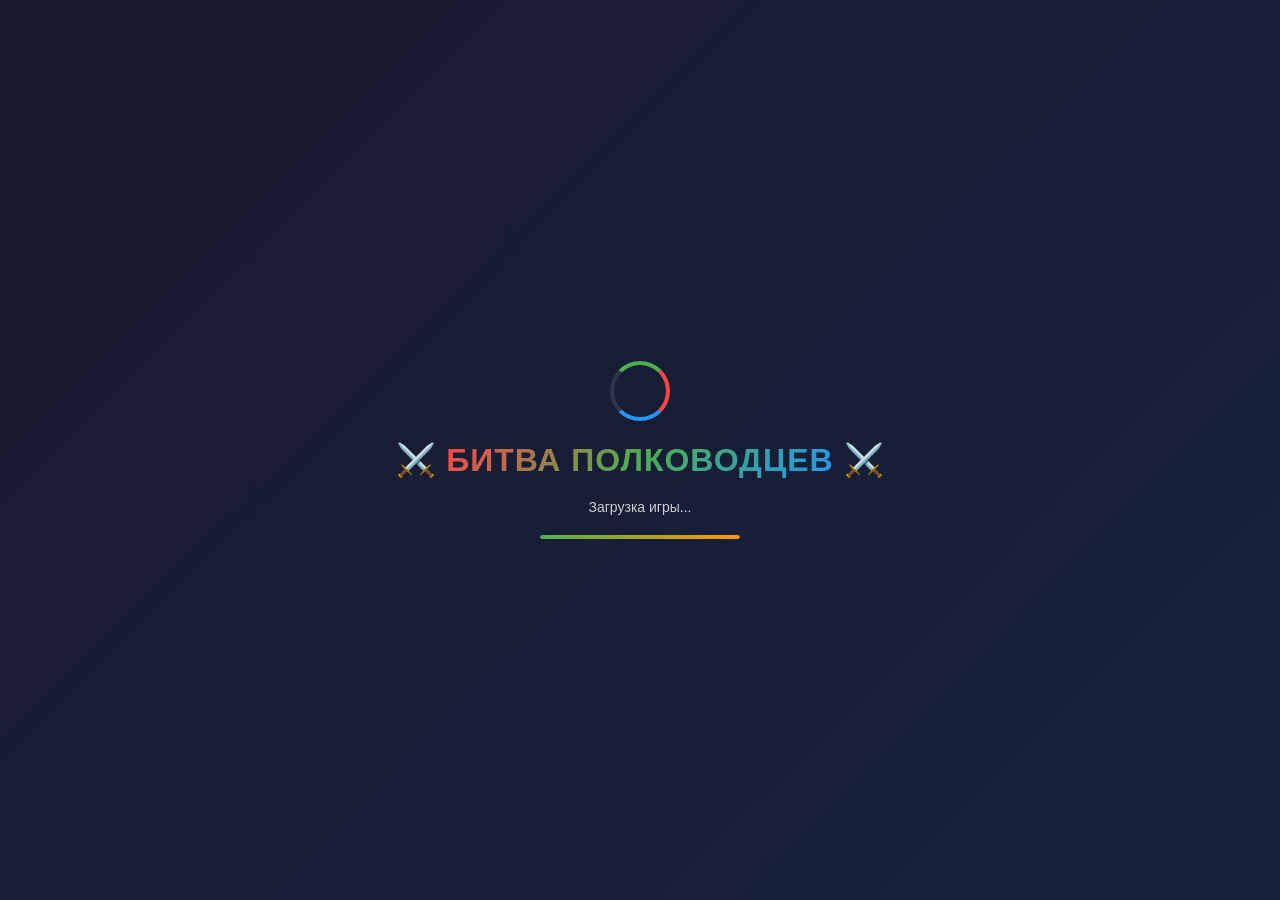
<file: index.html>
<!DOCTYPE html>
<html lang="ru">
<head>
    <meta charset="UTF-8">
    <meta name="viewport" content="width=device-width, initial-scale=1.0, user-scalable=no">
    <title>Битва полководцев | Добро пожаловать</title>
    <meta name="description" content="Логическая пошаговая стратегия с тремя расами">
    
    <!-- ===== FAVICON ===== -->
    <link rel="icon" type="image/svg+xml" href="favicon.svg">
    <link rel="icon" type="image/x-icon" href="favicon.ico">
    
    <!-- ===== OPEN GRAPH ===== -->
    <meta property="og:title" content="Битва полководцев">
    <meta property="og:description" content="Логическая пошаговая стратегия, где герой нанимает три цветные расы и сражается с противником (ИИ) по принципу «хищник-жертва».">
    <meta property="og:image" content="https://ваш-сайт/og-image.jpg">
    <meta property="og:url" content="https://ваш-сайт/">
    <meta property="og:type" content="game">
    <meta property="og:site_name" content="Битва полководцев">
    
    <!-- ===== TWITTER CARD ===== -->
    <meta name="twitter:card" content="summary_large_image">
    <meta name="twitter:title" content="Битва полководцев">
    <meta name="twitter:description" content="Логическая пошаговая стратегия с тремя армиями">
    
    <!-- ===== PWA MANIFEST ===== -->
    <link rel="manifest" href="manifest.json">
    
    <!-- ===== STYLES ===== -->
    <link rel="stylesheet" href="css/common.css">
    <link rel="stylesheet" href="css/index.css">
    
    <!-- ===== YANDEX SDK ===== -->
    <script async src="https://sdk.games.s3.yandex.net/sdk.js" onload="initSDK()"></script>
</head>
<body class="index-page">
    <!-- ===== ЭКРАН ЗАГРУЗКИ ===== -->
    <div id="loadingScreen" class="loading-screen">
        <div class="loading-content">
            <div class="loading-spinner"></div>
            <div class="loading-title">
                <span class="loading-emoji">⚔️</span>
                <span class="loading-text">БИТВА ПОЛКОВОДЦЕВ</span>
                <span class="loading-emoji">⚔️</span>
            </div>
            <p class="loading-status">Загрузка игры...</p>
            <div class="loading-progress">
                <div class="loading-progress-bar" id="loadingProgressBar"></div>
            </div>
        </div>
    </div>

    <div class="index-flex-container">
        <!-- ФОНОВАЯ КАРТИНКА -->
        <img src="imag/background.svg" alt="" class="index-bg-img" aria-hidden="true">
        
        <div class="index-title-wrapper">
            <div class="index-title">
                <span class="index-emoji">⚔️</span>
                <span class="index-title-text">БИТВА ПОЛКОВОДЦЕВ</span>
                <span class="index-emoji">⚔️</span>
            </div>
        </div>
        <div class="index-description-wrapper">
          
        </div>
        <div class="index-btn-wrapper">
            <button class="index-btn" id="facadeMenuBtn">🎮 МЕНЮ</button>
        </div>
    </div>

    <script src="js/common.js"></script>
    <script src="js/index.js"></script>
</body>
</html>
</file>
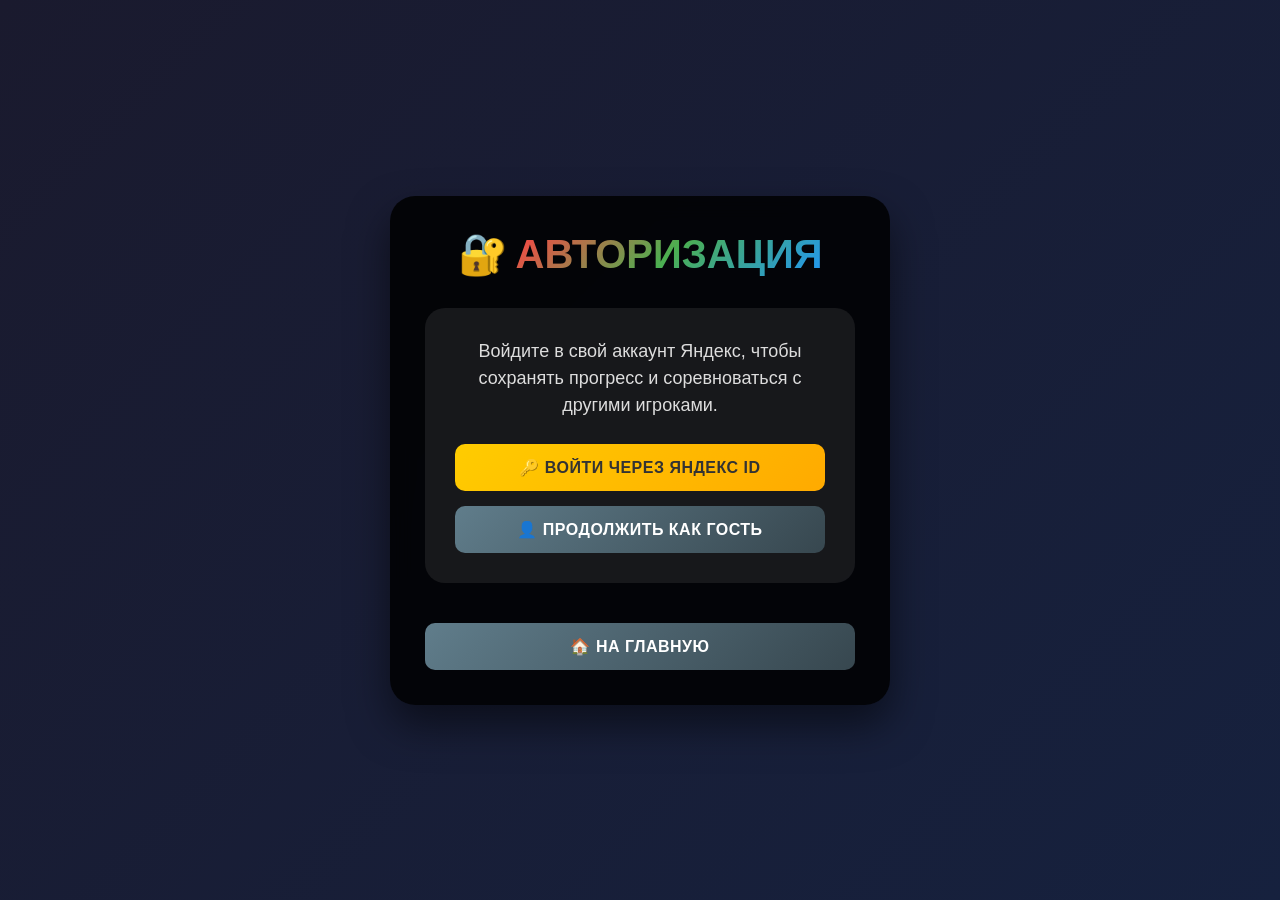
<file: auth.html>
<!DOCTYPE html>
<html lang="ru">
<head>
    <meta charset="UTF-8">
    <meta name="viewport" content="width=device-width, initial-scale=1.0, user-scalable=no">
    <title>Битва полководцев | Авторизация</title>
    <meta name="description" content="Войдите в аккаунт Яндекс">
    <link rel="stylesheet" href="css/common.css">
    <link rel="stylesheet" href="css/auth.css">
    <script async src="https://sdk.games.s3.yandex.net/sdk.js" onload="initSDK()"></script>
</head>
<body class="auth-page">
    <div class="auth-container">
        <h1 class="auth-title">
            <span class="auth-title-emoji">🔐</span>
            <span class="auth-title-gradient">АВТОРИЗАЦИЯ</span>
        </h1>
        
        <div class="auth-content">
            <p>Войдите в свой аккаунт Яндекс, чтобы сохранять прогресс и соревноваться с другими игроками.</p>
            
            <div class="auth-buttons">
                <button class="auth-btn-yandex" id="yandexLoginBtn">🔑 ВОЙТИ ЧЕРЕЗ ЯНДЕКС ID</button>
                <button class="auth-btn-guest" id="guestBtn">👤 ПРОДОЛЖИТЬ КАК ГОСТЬ</button>
            </div>
        </div>

        <button class="auth-btn-back" id="backBtn">🏠 НА ГЛАВНУЮ</button>
    </div>

    <script src="js/common.js"></script>
    <script src="js/auth.js"></script>
</body>
</html>
</file>
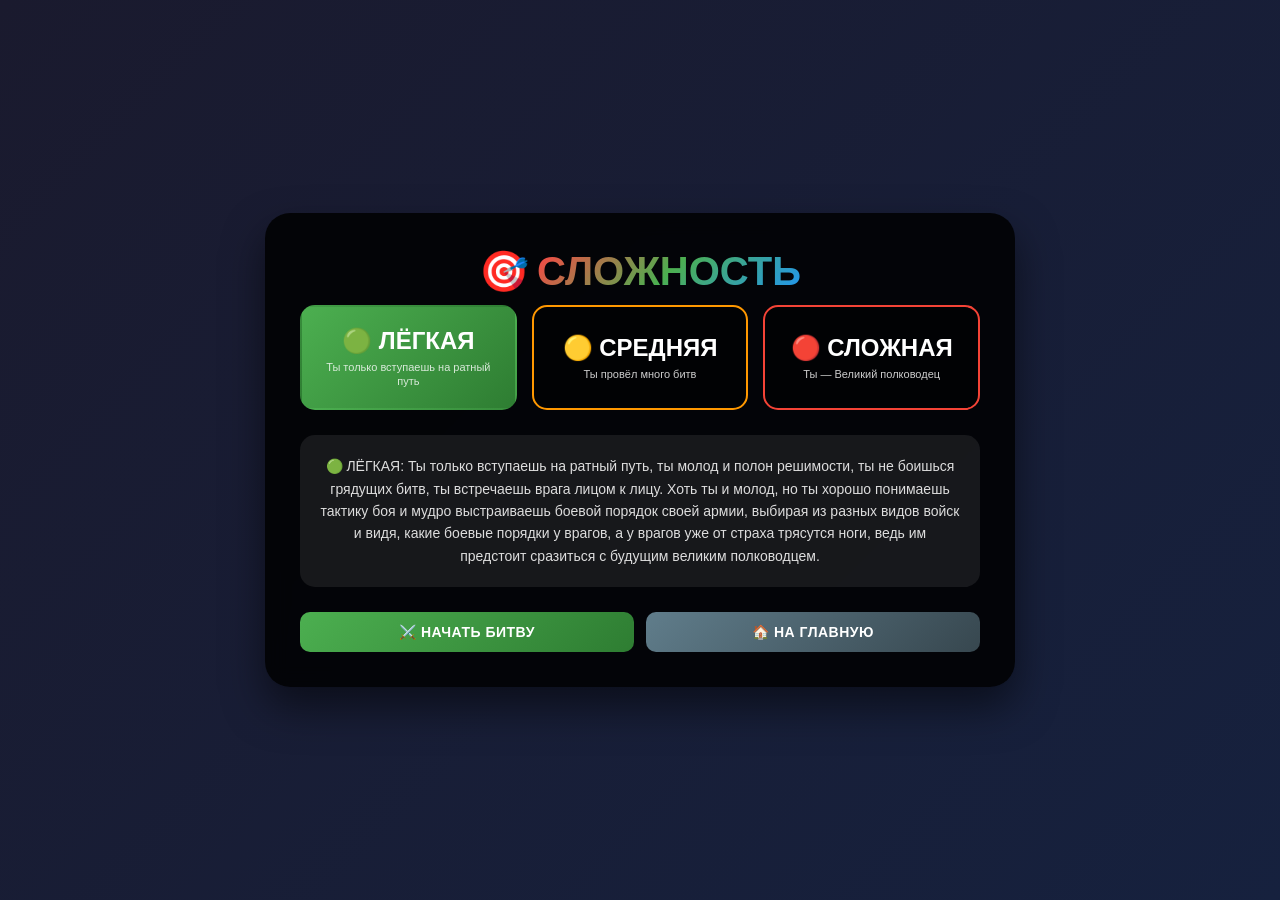
<file: difficulty.html>
<!DOCTYPE html>
<html lang="ru">
<head>
    <meta charset="UTF-8">
    <meta name="viewport" content="width=device-width, initial-scale=1.0, user-scalable=no">
    <title>Битва полководцев | Выбор сложности</title>
    <meta name="description" content="Выбор уровня сложности">
    <link rel="stylesheet" href="css/common.css">
    <link rel="stylesheet" href="css/difficulty.css">
    <script async src="https://sdk.games.s3.yandex.net/sdk.js" onload="initSDK()"></script>
</head>
<body class="difficulty-page">
    <div class="difficulty-container">
        <h1 class="difficulty-title">
            <span class="difficulty-title-emoji">🎯</span>
            <span class="difficulty-title-gradient">СЛОЖНОСТЬ</span>
        </h1>
        
        <div class="difficulty-buttons">
            <button class="difficulty-btn difficulty-btn-easy" data-diff="easy">
                <div class="difficulty-btn-title">🟢 ЛЁГКАЯ</div>
                <div class="difficulty-btn-subtitle">Ты только вступаешь на ратный путь</div>
            </button>
            <button class="difficulty-btn difficulty-btn-medium" data-diff="medium">
                <div class="difficulty-btn-title">🟡 СРЕДНЯЯ</div>
                <div class="difficulty-btn-subtitle">Ты провёл много битв</div>
            </button>
            <button class="difficulty-btn difficulty-btn-hard" data-diff="hard">
                <div class="difficulty-btn-title">🔴 СЛОЖНАЯ</div>
                <div class="difficulty-btn-subtitle">Ты — Великий полководец</div>
            </button>
        </div>

        <div class="difficulty-description" id="difficultyDescription">
            <p>Выберите уровень сложности, чтобы увидеть описание...</p>
        </div>

        <div class="difficulty-btn-group">
            <button class="difficulty-btn-action difficulty-btn-start" id="startGameBtn">⚔️ НАЧАТЬ БИТВУ</button>
            <button class="difficulty-btn-action difficulty-btn-back" id="backBtn">🏠 НА ГЛАВНУЮ</button>
        </div>
    </div>

    <script src="js/common.js"></script>
    <script src="js/difficulty.js"></script>
</body>
</html>
</file>
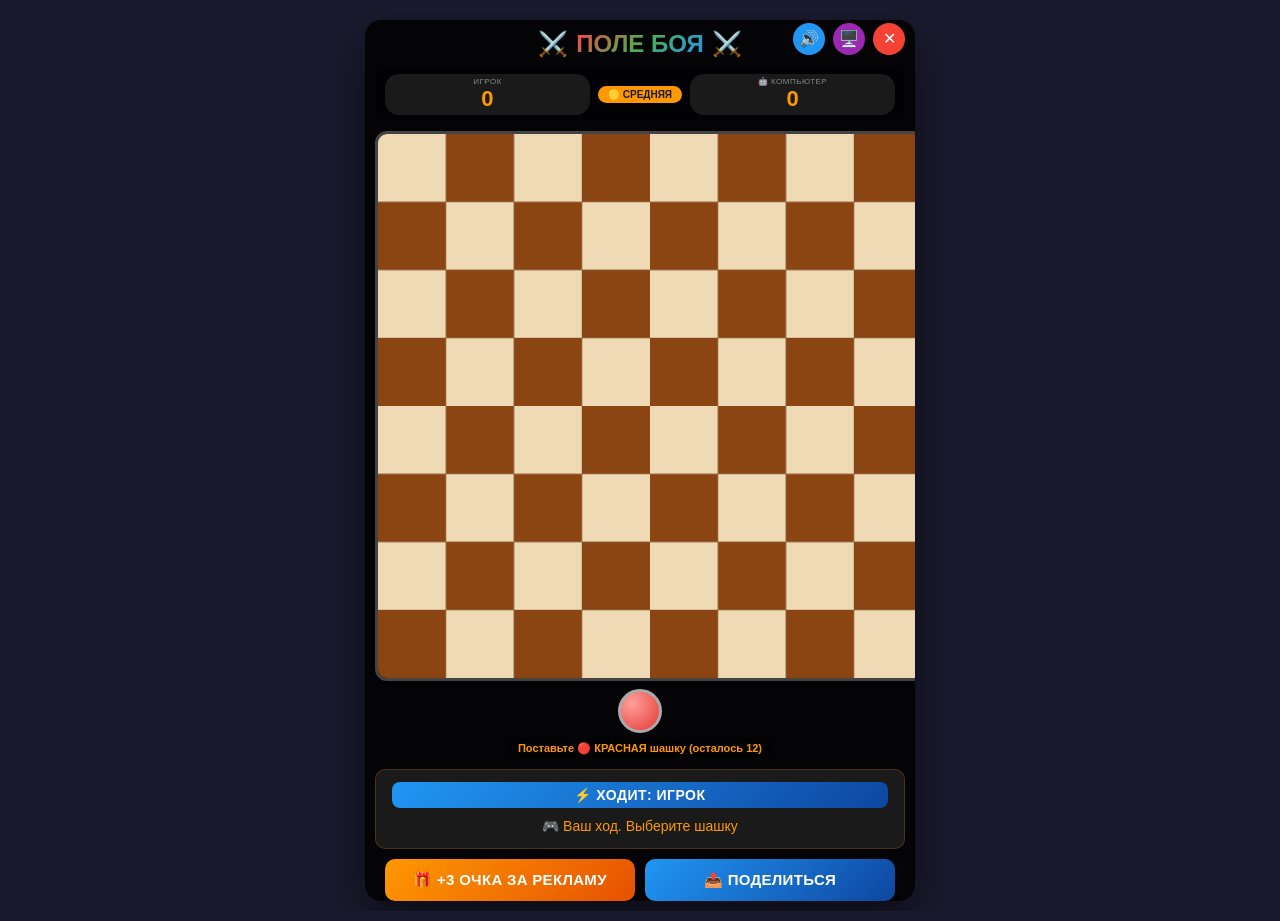
<file: game.html>
<!DOCTYPE html>
<html lang="ru">
<head>
    <meta charset="UTF-8">
    <meta name="viewport" content="width=device-width, initial-scale=1.0, maximum-scale=1.0, user-scalable=no">
    <title>Битва полководцев | Поле боя</title>
    <meta name="description" content="Логическая пошаговая стратегия с тремя армиями">
    <link rel="stylesheet" href="css/game.css">
</head>
<body>
    <div class="game">
        <div class="header">
            <h1>
                <span class="title-emoji">⚔️</span>
                <span class="title-gradient">ПОЛЕ БОЯ</span>
                <span class="title-emoji">️⚔️</span>
            </h1>
            <div class="header-controls">
                <button class="icon-btn sound-btn" id="soundBtn" aria-label="Включить/выключить звук">🔊</button>
                <button class="icon-btn fullscreen-btn" id="fullscreenBtn" aria-label="Полноэкранный режим">🖥️</button>
                <button class="icon-btn exit-btn" id="exitBtn" aria-label="Выйти в меню">✕</button>
            </div>
        </div>

        <div class="score">
            <div class="score-item">
                <span class="lbl"> ИГРОК</span>
                <span class="val" id="playerScore">0</span>
            </div>
            <div class="diff-badge" id="difficultyBadge">⏳ ЗАГРУЗКА...</div>
            <div class="score-item">
                <span class="lbl">🤖 КОМПЬЮТЕР</span>
                <span class="val" id="computerScore">0</span>
            </div>
        </div>

        <div class="board-wrap">
            <canvas id="boardCanvas"></canvas>
        </div>

        <div class="placement-panel" id="placementPanel">
            <div class="color-selector" id="colorSelector"></div>
            <div class="medium-place" id="mediumPlace" style="display:none;">
                <div class="medium-piece" id="mediumPiece"></div>
                <div class="medium-text" id="mediumText"></div>
            </div>
        </div>

        <div class="game-info" id="gameInfo">
            <div class="game-info-turn" id="turnIndicator">⚡ ХОДИТ: ИГРОК</div>
            <div class="game-info-msg" id="gameMessage">🎮 Ваш ход. Выберите шашку</div>
        </div>

        <!-- ===== КНОПКИ РЕКЛАМЫ И ШАРИНГА ===== -->
        <div class="game-actions">
            <button class="action-btn rewarded-btn" id="rewardedBtn">
                🎁 +3 ОЧКА ЗА РЕКЛАМУ
            </button>
            <button class="action-btn share-btn" id="shareBtn">
                📤 ПОДЕЛИТЬСЯ
            </button>
        </div>
    </div>

    <script src="js/common.js"></script>
    <script src="js/yandex.js"></script>
    <script src="js/game.js"></script>
</body>
</html>
</file>
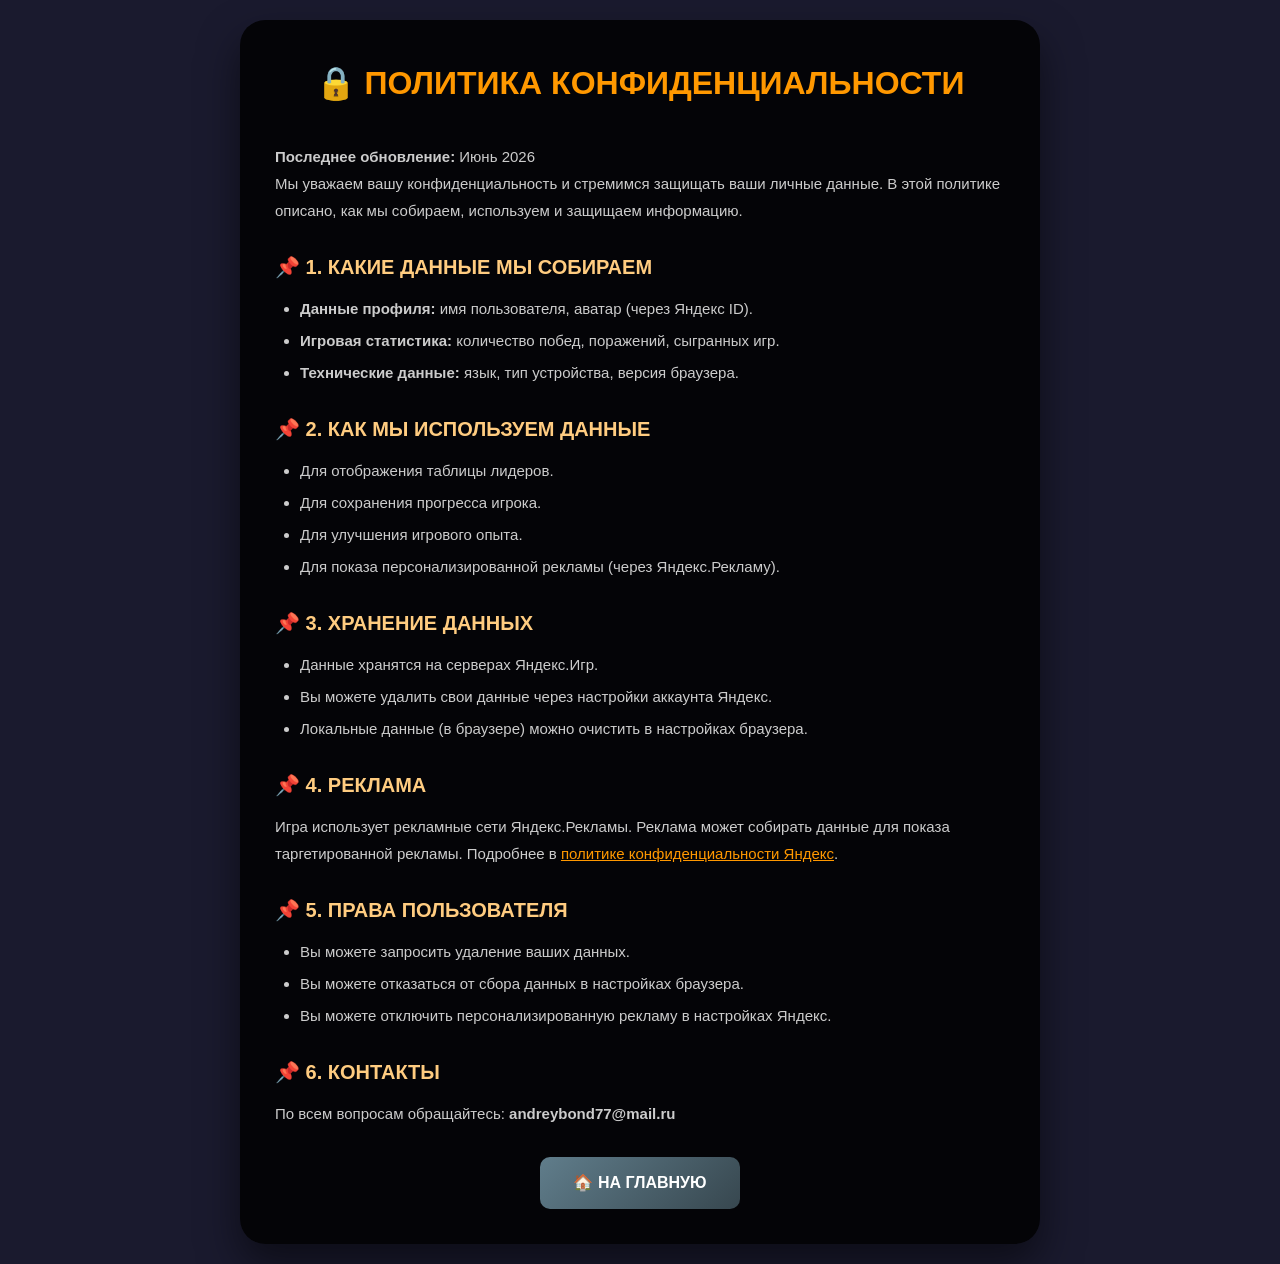
<file: privacy.html>
<!DOCTYPE html>
<html lang="ru">
<head>
    <meta charset="UTF-8">
    <meta name="viewport" content="width=device-width, initial-scale=1.0, user-scalable=no">
    <title>Политика конфиденциальности</title>
    <link rel="stylesheet" href="css/common.css">
    <style>
        body {
            background: #1a1a2e;
            min-height: 100vh;
            display: flex;
            justify-content: center;
            align-items: center;
            padding: 20px;
            font-family: Arial, sans-serif;
        }
        .privacy-container {
            max-width: 800px;
            background: rgba(0,0,0,0.85);
            border-radius: 25px;
            padding: 35px;
            color: #ddd;
            line-height: 1.8;
            box-shadow: 0 20px 40px rgba(0,0,0,0.5);
        }
        .privacy-container h1 {
            color: #ff9800;
            text-align: center;
            font-size: 32px;
            margin-bottom: 30px;
        }
        .privacy-container h2 {
            color: #ffcc80;
            font-size: 20px;
            margin-top: 25px;
            margin-bottom: 10px;
        }
        .privacy-container p, .privacy-container li {
            color: #ccc;
            font-size: 15px;
        }
        .privacy-container ul {
            padding-left: 25px;
        }
        .privacy-container li {
            margin: 5px 0;
        }
        .privacy-btn-back {
            display: block;
            width: 200px;
            margin: 30px auto 0;
            text-align: center;
            background: linear-gradient(135deg, #607D8B, #37474F);
            border: none;
            border-radius: 10px;
            padding: 12px 24px;
            font-size: 16px;
            font-weight: bold;
            color: white;
            cursor: pointer;
            text-decoration: none;
        }
        .privacy-btn-back:hover {
            transform: translateY(-2px);
            box-shadow: 0 5px 15px rgba(0,0,0,0.4);
        }
        @media (max-width: 600px) {
            .privacy-container { padding: 20px; }
            .privacy-container h1 { font-size: 24px; }
        }
    </style>
</head>
<body>
    <div class="privacy-container">
        <h1>🔒 ПОЛИТИКА КОНФИДЕНЦИАЛЬНОСТИ</h1>
        
        <p><strong>Последнее обновление:</strong> Июнь 2026</p>
        
        <p>Мы уважаем вашу конфиденциальность и стремимся защищать ваши личные данные. В этой политике описано, как мы собираем, используем и защищаем информацию.</p>

        <h2>📌 1. КАКИЕ ДАННЫЕ МЫ СОБИРАЕМ</h2>
        <ul>
            <li><strong>Данные профиля:</strong> имя пользователя, аватар (через Яндекс ID).</li>
            <li><strong>Игровая статистика:</strong> количество побед, поражений, сыгранных игр.</li>
            <li><strong>Технические данные:</strong> язык, тип устройства, версия браузера.</li>
        </ul>

        <h2>📌 2. КАК МЫ ИСПОЛЬЗУЕМ ДАННЫЕ</h2>
        <ul>
            <li>Для отображения таблицы лидеров.</li>
            <li>Для сохранения прогресса игрока.</li>
            <li>Для улучшения игрового опыта.</li>
            <li>Для показа персонализированной рекламы (через Яндекс.Рекламу).</li>
        </ul>

        <h2>📌 3. ХРАНЕНИЕ ДАННЫХ</h2>
        <ul>
            <li>Данные хранятся на серверах Яндекс.Игр.</li>
            <li>Вы можете удалить свои данные через настройки аккаунта Яндекс.</li>
            <li>Локальные данные (в браузере) можно очистить в настройках браузера.</li>
        </ul>

        <h2>📌 4. РЕКЛАМА</h2>
        <p>Игра использует рекламные сети Яндекс.Рекламы. Реклама может собирать данные для показа таргетированной рекламы. Подробнее в <a href="https://yandex.ru/legal/confidential/" target="_blank" style="color:#ff9800;">политике конфиденциальности Яндекс</a>.</p>

        <h2>📌 5. ПРАВА ПОЛЬЗОВАТЕЛЯ</h2>
        <ul>
            <li>Вы можете запросить удаление ваших данных.</li>
            <li>Вы можете отказаться от сбора данных в настройках браузера.</li>
            <li>Вы можете отключить персонализированную рекламу в настройках Яндекс.</li>
        </ul>

        <h2>📌 6. КОНТАКТЫ</h2>
        <p>По всем вопросам обращайтесь: <strong>andreybond77@mail.ru</strong></p>

        <a href="start.html" class="privacy-btn-back">🏠 НА ГЛАВНУЮ</a>
    </div>
</body>
</html>
</file>
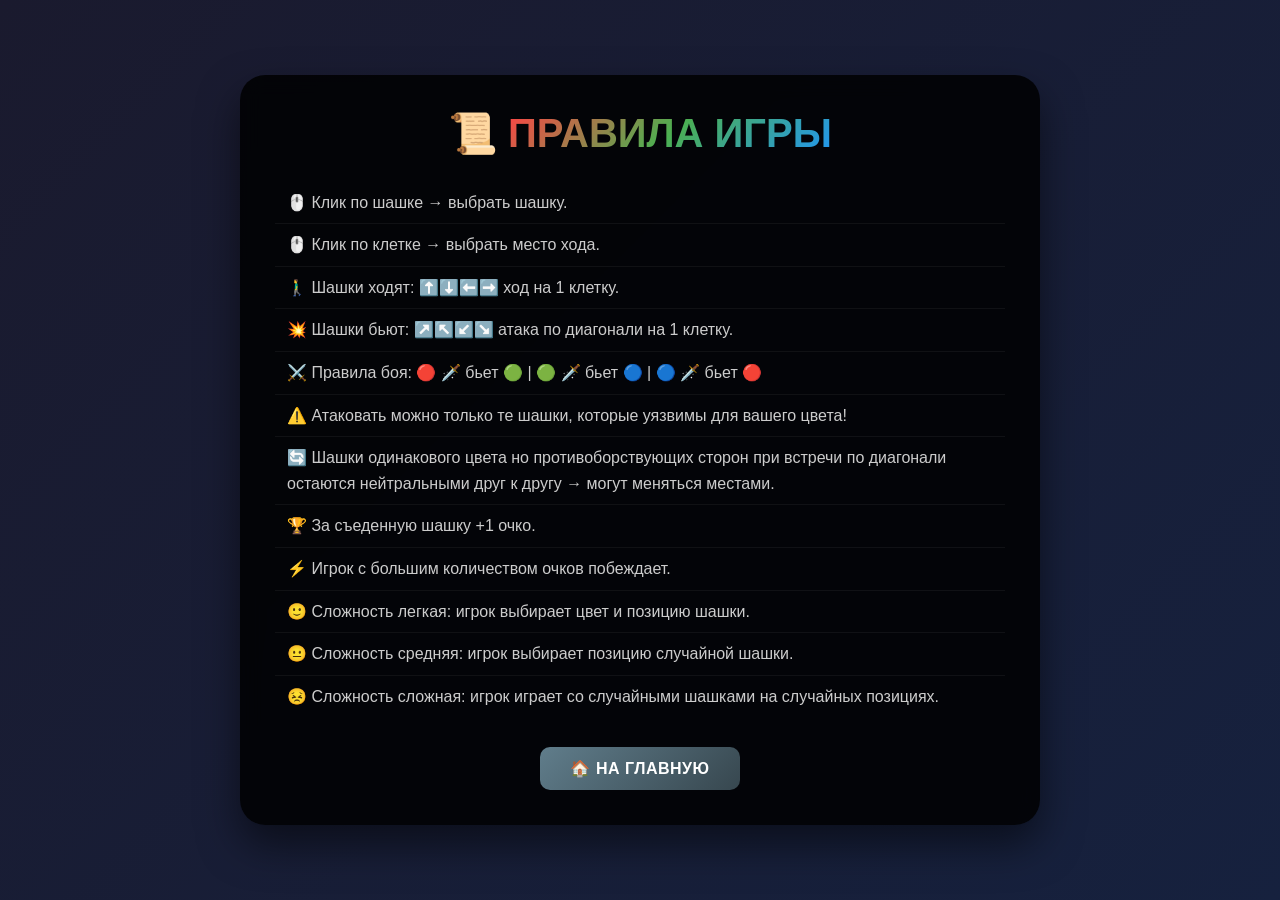
<file: rules.html>
<!DOCTYPE html>
<html lang="ru">
<head>
    <meta charset="UTF-8">
    <meta name="viewport" content="width=device-width, initial-scale=1.0, user-scalable=no">
    <title>Битва полководцев | Правила</title>
    <meta name="description" content="Правила игры">
    <link rel="stylesheet" href="css/common.css">
    <link rel="stylesheet" href="css/rules.css">
    <script async src="https://sdk.games.s3.yandex.net/sdk.js" onload="initSDK()"></script>
</head>
<body class="rules-page">
    <div class="rules-container">
        <h1 class="rules-title">
            <span class="rules-title-emoji">📜</span>
            <span class="rules-title-gradient">ПРАВИЛА ИГРЫ</span>
        </h1>

        <ul class="rules-list">
            <li>🖱️ Клик по шашке → выбрать шашку.</li>
            <li>🖱️ Клик по клетке → выбрать место хода.</li>
            <li>🚶‍♂️ Шашки ходят: ⬆️⬇️⬅️➡️ ход на 1 клетку.</li>
            <li>💥 Шашки бьют: ↗️↖️↙️↘️ атака по диагонали на 1 клетку.</li>
            <li>⚔️ Правила боя: 🔴 🗡️ бьет 🟢 | 🟢 🗡️ бьет 🔵 | 🔵 🗡️ бьет 🔴</li>
            <li>⚠️ Атаковать можно только те шашки, которые уязвимы для вашего цвета!</li>
            <li>🔄 Шашки одинакового цвета но противоборствующих сторон при встречи по диагонали остаются нейтральными друг к другу → могут меняться местами.</li>
            <li>🏆 За съеденную шашку +1 очко.</li>
            <li>⚡ Игрок с большим количеством очков побеждает.</li>
            <li>🙂 Сложность легкая: игрок выбирает цвет и позицию шашки.</li>
            <li>😐 Сложность средняя: игрок выбирает позицию случайной шашки.</li>
            <li>😣 Сложность сложная: игрок играет со случайными шашками на случайных позициях.</li>
        </ul>

        <button class="rules-btn-back" id="backBtn">🏠 НА ГЛАВНУЮ</button>
    </div>

    <script src="js/common.js"></script>
    <script src="js/rules.js"></script>
</body>
</html>
</file>
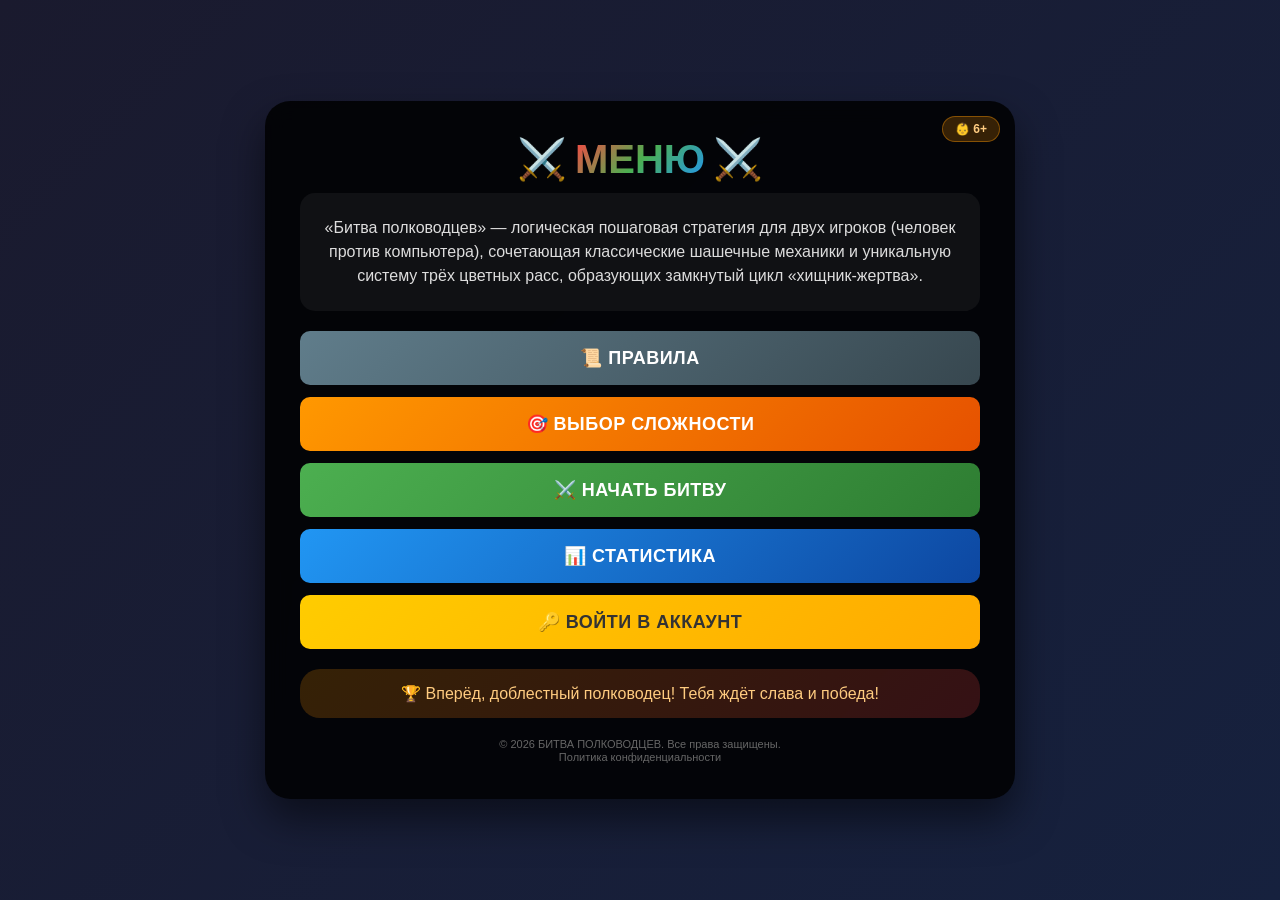
<file: start.html>
<!DOCTYPE html>
<html lang="ru">
<head>
    <meta charset="UTF-8">
    <meta name="viewport" content="width=device-width, initial-scale=1.0, user-scalable=no">
    <title>Битва полководцев | Старт</title>
    <meta name="description" content="Логическая пошаговая стратегия с тремя рассами">
    <link rel="stylesheet" href="css/common.css">
    <link rel="stylesheet" href="css/start.css">
    <script async src="https://sdk.games.s3.yandex.net/sdk.js" onload="initSDK()"></script>
</head>
<body class="start-page">
    <div class="start-container">
        <h1 class="start-title">
            <span class="start-title-emoji">⚔️</span>
            <span class="start-title-gradient">МЕНЮ</span>
            <span class="start-title-emoji">⚔️</span>
        </h1>
        
        <div class="start-age-rating">👶 6+</div>
        
        <div class="start-description">
            <p>«Битва полководцев» — логическая пошаговая стратегия для двух игроков (человек против компьютера), сочетающая классические шашечные механики и уникальную систему трёх цветных расс, образующих замкнутый цикл «хищник-жертва».</p>
        </div>

        <div class="start-buttons">
            <button class="start-btn start-btn-rules" id="rulesBtn">📜 ПРАВИЛА</button>
            <button class="start-btn start-btn-difficulty" id="difficultyBtn">🎯 ВЫБОР СЛОЖНОСТИ</button>
            <button class="start-btn start-btn-play" id="startBtn">⚔️ НАЧАТЬ БИТВУ</button>
            <button class="start-btn start-btn-stats" id="statsBtn">📊 СТАТИСТИКА</button>
            <button class="start-btn start-btn-auth" id="authBtn">🔑 ВОЙТИ В АККАУНТ</button>
        </div>

        <div class="start-inspirational">
            <p>🏆 Вперёд, доблестный полководец! Тебя ждёт слава и победа!</p>
        </div>

        <div class="start-footer"> 
           <!-- В блок start-footer добавить ссылку на политику -->
<div class="start-footer">
    <p class="start-footer-copyright">© 2026 БИТВА ПОЛКОВОДЦЕВ. Все права защищены.</p>
    <p><a href="privacy.html" style="color:#666; text-decoration:none; font-size:11px;">Политика конфиденциальности</a></p>
</div>     
           
        </div>
    </div>

    <script src="js/common.js"></script>
    <script src="js/start.js"></script>
    
    <script src="js/yandex.js"></script>
    
    
    <!-- ===== КОНТЕЙНЕР ДЛЯ БАННЕРНОЙ РЕКЛАМЫ ===== -->
    <div id="bannerAdContainer" class="banner-ad-container"></div>
</body>
</html>
</body>
</html>
</file>
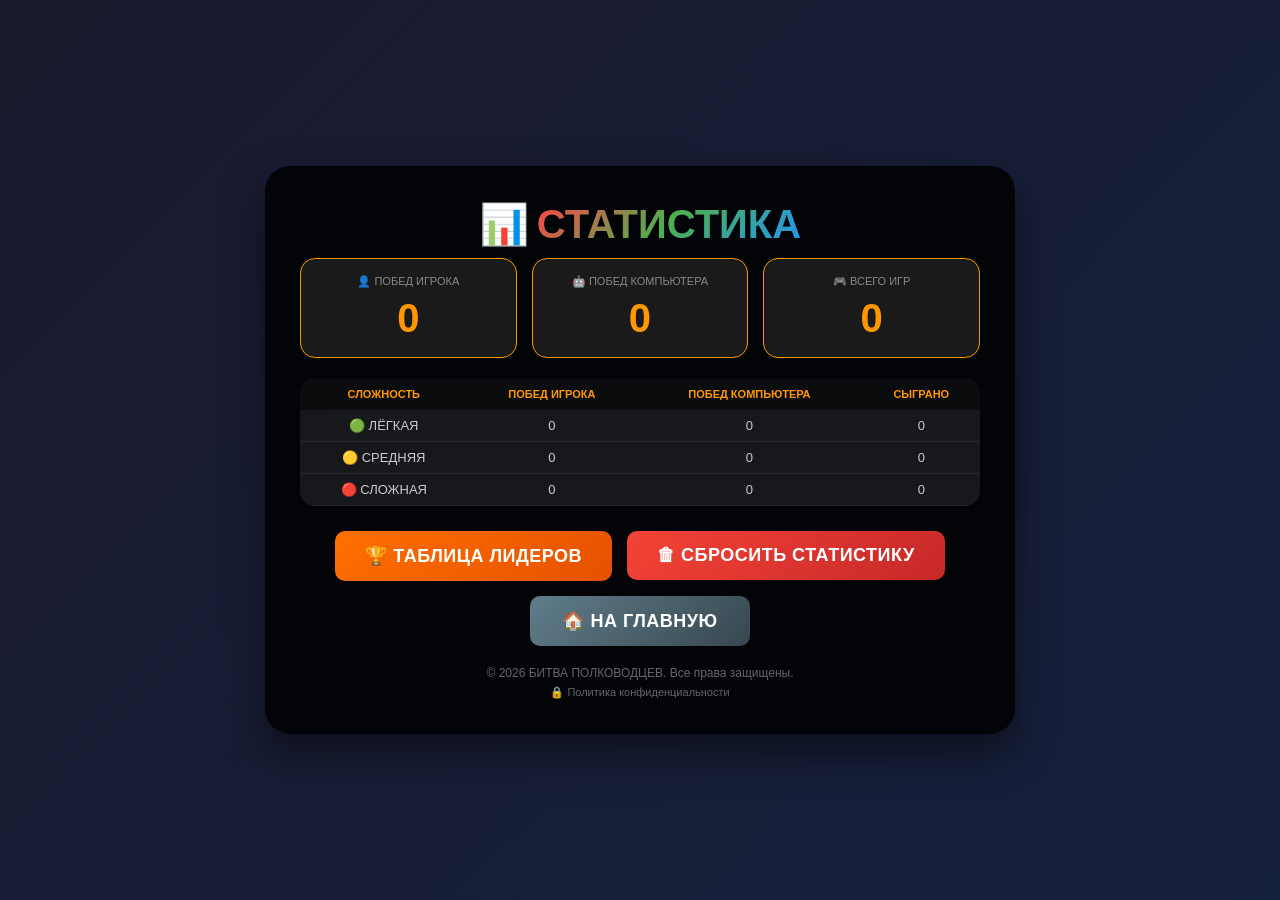
<file: stats.html>
<!DOCTYPE html>
<html lang="ru">
<head>
    <meta charset="UTF-8">
    <meta name="viewport" content="width=device-width, initial-scale=1.0, user-scalable=no">
    <title>Битва полководцев | Статистика</title>
    <meta name="description" content="Статистика побед в игре">
    <link rel="stylesheet" href="css/common.css">
    <link rel="stylesheet" href="css/stats.css">
    <!-- Yandex Games SDK (временно отключён) -->
    <!-- <script src="https://sdk.games.s3.yandex.net/sdk.js"></script> -->
</head>
<body class="stats-page">
    <div class="stats-container">
        <h1 class="stats-title">
            <span class="stats-title-emoji">📊</span>
            <span class="stats-title-gradient">СТАТИСТИКА</span>
        </h1>

        <div class="stats-grid">
            <div class="stats-card">
                <div class="stats-card-label">👤 ПОБЕД ИГРОКА</div>
                <div class="stats-card-value" id="playerWins">0</div>
            </div>
            <div class="stats-card">
                <div class="stats-card-label">🤖 ПОБЕД КОМПЬЮТЕРА</div>
                <div class="stats-card-value" id="computerWins">0</div>
            </div>
            <div class="stats-card">
                <div class="stats-card-label">🎮 ВСЕГО ИГР</div>
                <div class="stats-card-value" id="totalGames">0</div>
            </div>
        </div>

        <div class="stats-table">
            <table>
                <thead>
                    <tr>
                        <th>СЛОЖНОСТЬ</th>
                        <th>ПОБЕД ИГРОКА</th>
                        <th>ПОБЕД КОМПЬЮТЕРА</th>
                        <th>СЫГРАНО</th>
                    </tr>
                </thead>
                <tbody>
                    <tr><td>🟢 ЛЁГКАЯ</td><td id="easyPlayer">0</td><td id="easyComputer">0</td><td id="easyTotal">0</td></tr>
                    <tr><td>🟡 СРЕДНЯЯ</td><td id="mediumPlayer">0</td><td id="mediumComputer">0</td><td id="mediumTotal">0</td></tr>
                    <tr><td>🔴 СЛОЖНАЯ</td><td id="hardPlayer">0</td><td id="hardComputer">0</td><td id="hardTotal">0</td></tr>
                </tbody>
            </table>
        </div>

        <div class="stats-btn-group">
            <button class="stats-btn-leaderboard" id="leaderboardBtn">🏆 ТАБЛИЦА ЛИДЕРОВ</button>
            <button class="stats-btn-reset" id="resetStatsBtn">🗑 СБРОСИТЬ СТАТИСТИКУ</button>
            <button class="stats-btn-back" id="backBtn">🏠 НА ГЛАВНУЮ</button>
        </div>
        
        <div class="stats-footer">
            <p class="stats-footer-copyright">© 2026 БИТВА ПОЛКОВОДЦЕВ. Все права защищены.</p>
            <p class="stats-footer-privacy"><a href="privacy.html" style="color:#666; text-decoration:none; font-size:11px;">🔒 Политика конфиденциальности</a></p>
        </div>
    </div>

    <script src="js/common.js"></script>
    <script src="js/yandex.js"></script>
    <script src="js/stats.js"></script>
</body>
</html>
</file>
<file: css/common.css>
/* ============================================================
   ОБЩИЕ СТИЛИ — СБРОСЫ И БАЗОВЫЕ НАСТРОЙКИ
   ============================================================ */

* {
    margin: 0;
    padding: 0;
    box-sizing: border-box;
    user-select: none;
    -webkit-tap-highlight-color: transparent;
}

html {
    width: 100%;
    height: 100%;
    overflow-x: hidden;
}

body {
    width: 100%;
    min-height: 100vh;
    font-family: -apple-system, BlinkMacSystemFont, 'Segoe UI', Roboto, Arial, sans-serif;
    -webkit-font-smoothing: antialiased;
    -moz-osx-font-smoothing: grayscale;
    overflow-x: hidden;
}

/* Улучшенная доступность — видимый фокус для клавиатуры */
button:focus-visible,
a:focus-visible {
    outline: 3px solid #FFD700;
    outline-offset: 2px;
}

/* Плавные переходы для всех кнопок */
button {
    transition: transform 0.2s ease, box-shadow 0.2s ease, background 0.2s ease;
}

button:active {
    transform: scale(0.97);
}

/* Скрытие скроллбара, но сохранение функциональности */
::-webkit-scrollbar {
    width: 6px;
    height: 6px;
}

::-webkit-scrollbar-track {
    background: rgba(0, 0, 0, 0.2);
    border-radius: 3px;
}

::-webkit-scrollbar-thumb {
    background: rgba(255, 152, 0, 0.5);
    border-radius: 3px;
}

::-webkit-scrollbar-thumb:hover {
    background: rgba(255, 152, 0, 0.8);
}
</file>
<file: css/index.css>
/* ============================================================
   ФАСАДНАЯ СТРАНИЦА — АБСОЛЮТНОЕ ПОЗИЦИОНИРОВАНИЕ
   ============================================================ */

.index-page {
    background: #1a1a2e;
    padding: 0;
    margin: 0;
    overflow-x: hidden;
    width: 100%;
    min-height: 100vh;
}

.index-flex-container {
    position: relative;
    width: 100%;
    min-height: 100vh;
    box-sizing: border-box;
    overflow: hidden;
    background-color: #1a1a2e;
}

/* ===== ФОНОВАЯ КАРТИНКА ===== */
.index-bg-img {
    position: absolute;
    top: 0;
    left: 0;
    width: 100%;
    height: 100%;
    object-fit: contain;
    object-position: center center;
    z-index: 0;
    pointer-events: none;
    user-select: none;
    -webkit-user-drag: none;
}

/* Затемняющий overlay */
.index-flex-container::before {
    content: '';
    position: absolute;
    top: 0;
    left: 0;
    right: 0;
    bottom: 0;
    background: rgba(0, 0, 0, 0.15);
    z-index: 1;
    pointer-events: none;
}

/* ============================================================
   ЗАГОЛОВОК — ВЕРХНЯЯ ЧАСТЬ ЭКРАНА
   ============================================================ */
.index-title-wrapper {
    position: absolute;
    top: 25%;
    left: 50%;
    transform: translateX(-50%);
    z-index: 2;
    width: 90%;
    max-width: 800px;
    display: flex;
    justify-content: center;
    align-items: center;
}

.index-title {
    display: flex;
    justify-content: center;
    align-items: center;
    gap: clamp(8px, 2vw, 15px);
    flex-wrap: wrap;
    padding: 0 10px;
}

.index-title-text {
    background: linear-gradient(135deg, #ff4444, #4CAF50, #2196F3);
    -webkit-background-clip: text;
    -webkit-text-fill-color: transparent;
    background-clip: text;
    font-size: clamp(24px, 6vw, 48px);
    font-weight: bold;
    letter-spacing: 1px;
    text-align: center;
    line-height: 1.2;
}

.index-emoji {
    font-size: clamp(24px, 6vw, 48px);
}



/* ============================================================
   КНОПКА — НИЖНЯЯ ЧАСТЬ ЭКРАНА
   ============================================================ */
.index-btn-wrapper {
    position: absolute;
    bottom: 15%;
    left: 50%;
    transform: translateX(-50%);
    z-index: 2;
    width: 90%;
    max-width: 400px;
    display: flex;
    justify-content: center;
    align-items: center;
}

.index-btn {
    background: linear-gradient(135deg, #4CAF50, #2e7d32);
    border: none;
    border-radius: 50px;
    padding: clamp(12px, 2.5vh, 16px) clamp(30px, 6vw, 55px);
    font-size: clamp(16px, 3vw, 22px);
    font-weight: bold;
    color: white;
    cursor: pointer;
    transition: all 0.3s ease;
    box-shadow: 0 5px 15px rgba(0, 0, 0, 0.3);
    white-space: nowrap;
    letter-spacing: 0.5px;
}

.index-btn:hover {
    transform: translateY(-3px);
    box-shadow: 0 8px 25px rgba(0, 0, 0, 0.4);
    background: linear-gradient(135deg, #43a047, #1b5e20);
}

.index-btn:active {
    transform: translateY(0) scale(0.97);
}

/* ============================================================
   ЭКРАН ЗАГРУЗКИ
   ============================================================ */
.loading-screen {
    position: fixed;
    top: 0;
    left: 0;
    width: 100%;
    height: 100%;
    background: linear-gradient(135deg, #1a1a2e 0%, #16213e 100%);
    display: flex;
    justify-content: center;
    align-items: center;
    z-index: 99999;
    transition: opacity 0.5s ease, visibility 0.5s ease;
}

.loading-screen.hidden {
    opacity: 0;
    visibility: hidden;
    pointer-events: none;
}

.loading-content {
    text-align: center;
    display: flex;
    flex-direction: column;
    align-items: center;
    gap: 20px;
}

.loading-spinner {
    width: 60px;
    height: 60px;
    border: 4px solid rgba(255, 255, 255, 0.1);
    border-top-color: #4CAF50;
    border-right-color: #ff4444;
    border-bottom-color: #2196F3;
    border-radius: 50%;
    animation: spin 1s linear infinite;
}

@keyframes spin {
    to { transform: rotate(360deg); }
}

.loading-title {
    display: flex;
    align-items: center;
    gap: 10px;
    flex-wrap: wrap;
    justify-content: center;
}

.loading-text {
    background: linear-gradient(135deg, #ff4444, #4CAF50, #2196F3);
    -webkit-background-clip: text;
    -webkit-text-fill-color: transparent;
    background-clip: text;
    font-size: clamp(20px, 5vw, 32px);
    font-weight: bold;
    letter-spacing: 1px;
}

.loading-emoji {
    font-size: clamp(20px, 5vw, 32px);
}

.loading-status {
    color: #ccc;
    font-size: 14px;
    margin: 0;
}

.loading-progress {
    width: 200px;
    height: 4px;
    background: rgba(255, 255, 255, 0.1);
    border-radius: 2px;
    overflow: hidden;
}

.loading-progress-bar {
    width: 0%;
    height: 100%;
    background: linear-gradient(90deg, #4CAF50, #ff9800);
    transition: width 0.3s ease;
    border-radius: 2px;
    animation: loadingProgress 1.5s ease-out forwards;
}

@keyframes loadingProgress {
    from { width: 0%; }
    to { width: 100%; }
}

/* ============================================================
   АДАПТИВНОСТЬ — МОБИЛЬНЫЕ УСТРОЙСТВА
   ============================================================ */
@media (max-width: 600px) {
    .index-title-wrapper {
        top: 12%;
        width: 95%;
    }
    .index-description-wrapper {
        top: 48%;
        width: 95%;
    }
    .index-description p {
        font-size: clamp(12px, 2vw, 14px);
    }
    .index-btn-wrapper {
        bottom: 18%;
        width: 95%;
    }
    .index-btn {
        padding: 10px 25px;
        font-size: 16px;
        white-space: normal;
        max-width: 90%;
    }
    .index-title-text {
        font-size: clamp(20px, 5vw, 28px);
    }
    .index-emoji {
        font-size: clamp(20px, 5vw, 28px);
    }
    
    .loading-spinner {
        width: 50px;
        height: 50px;
    }
    .loading-text {
        font-size: 18px;
    }
    .loading-progress {
        width: 150px;
    }
}

@media (max-width: 360px) {
    .index-title-wrapper {
        top: 10%;
    }
    .index-description-wrapper {
        top: 45%;
    }
    .index-btn-wrapper {
        bottom: 15%;
    }
    .index-title-text {
        font-size: 18px;
    }
    .index-emoji {
        font-size: 18px;
    }
    .index-description p {
        font-size: 11px;
    }
    .index-btn {
        font-size: 14px;
        padding: 8px 20px;
    }
}

/* ============================================================
   АДАПТИВНОСТЬ — БОЛЬШИЕ ЭКРАНЫ
   ============================================================ */
@media (min-width: 1920px) {
    .index-title-wrapper {
        top: 18%;
    }
    .index-description-wrapper {
        top: 52%;
    }
    .index-btn-wrapper {
        bottom: 22%;
    }
    .index-title-text {
        font-size: 56px;
    }
    .index-emoji {
        font-size: 56px;
    }
    .index-description p {
        font-size: 20px;
    }
    .index-btn {
        font-size: 24px;
        padding: 18px 60px;
    }
}

/* ============================================================
   АДАПТИВНОСТЬ — LANDSCAPE ОРИЕНТАЦИЯ
   ============================================================ */
@media (max-height: 500px) and (orientation: landscape) {
    .index-title-wrapper {
        top: 8%;
    }
    .index-description-wrapper {
        top: 50%;
    }
    .index-btn-wrapper {
        bottom: 10%;
    }
    .index-title-text {
        font-size: 20px;
    }
    .index-emoji {
        font-size: 20px;
    }
    .index-description p {
        font-size: 12px;
    }
}
</file>
<file: css/auth.css>
/* ============================================================
   АВТОРИЗАЦИЯ — ВСЕ СТИЛИ ВНУТРИ .auth-page
   ============================================================ */

.auth-page {
    background: linear-gradient(135deg, #1a1a2e 0%, #16213e 100%);
    width: 100%;
    min-height: 100vh; /* ДОБАВЛЕНО */
    display: flex; /* ДОБАВЛЕНО */
    justify-content: center; /* ДОБАВЛЕНО */
    align-items: center; /* ДОБАВЛЕНО */
    padding: 20px;
    box-sizing: border-box;
}

.auth-container {
    max-width: 500px;
    margin: 0 auto;
    background: rgba(0, 0, 0, 0.85);
    border-radius: 25px;
    padding: 25px;
    box-shadow: 0 20px 40px rgba(0,0,0,0.5);
    backdrop-filter: blur(10px);
    width: 100%;
    text-align: center;
}

.auth-title {
    text-align: center;
    font-size: 32px;
    margin: 0 0 30px 0;
    display: flex;
    justify-content: center;
    align-items: center;
    flex-wrap: wrap;
    gap: 8px;
}

.auth-title-gradient {
    background: linear-gradient(135deg, #ff4444, #4CAF50, #2196F3);
    -webkit-background-clip: text;
    -webkit-text-fill-color: transparent;
    background-clip: text;
    display: inline-block;
}

.auth-title-emoji {
    background: none;
    -webkit-background-clip: unset;
    -webkit-text-fill-color: white;
    color: white;
    display: inline-block;
}

.auth-content {
    background: rgba(255,255,255,0.08);
    border-radius: 20px;
    padding: 30px;
    margin-bottom: 30px;
}

.auth-content p {
    color: #ddd;
    font-size: 16px;
    line-height: 1.5;
    margin-bottom: 25px;
}

.auth-buttons {
    display: flex;
    flex-direction: column;
    gap: 15px;
}

.auth-btn-yandex {
    background: linear-gradient(135deg, #ffcc00, #ffaa00);
    color: #333;
    padding: 14px;
    border: none;
    border-radius: 10px;
    font-size: 16px;
    font-weight: bold;
    cursor: pointer;
    transition: all 0.3s;
    width: 100%;
    letter-spacing: 0.5px;
}

.auth-btn-yandex:hover {
    transform: translateY(-2px);
    box-shadow: 0 5px 15px rgba(0,0,0,0.4);
}

.auth-btn-guest {
    background: linear-gradient(135deg, #607D8B, #37474F);
    color: white;
    padding: 14px;
    border: none;
    border-radius: 10px;
    font-size: 16px;
    font-weight: bold;
    cursor: pointer;
    transition: all 0.3s;
    width: 100%;
    letter-spacing: 0.5px;
}

.auth-btn-guest:hover {
    transform: translateY(-2px);
    box-shadow: 0 5px 15px rgba(0,0,0,0.4);
}

.auth-btn-back {
    background: linear-gradient(135deg, #607D8B, #37474F);
    color: white;
    padding: 14px;
    border: none;
    border-radius: 10px;
    font-size: 16px;
    font-weight: bold;
    cursor: pointer;
    transition: all 0.3s;
    width: 100%;
    margin-top: 10px;
    letter-spacing: 0.5px;
}

.auth-btn-back:hover {
    transform: translateY(-2px);
    box-shadow: 0 5px 15px rgba(0,0,0,0.4);
}

.auth-btn-yandex:active,
.auth-btn-guest:active,
.auth-btn-back:active {
    transform: translateY(0) scale(0.98);
}

/* ===== МОБИЛЬНЫЕ ===== */
@media (max-width: 600px) {
    .auth-page {
        padding: 10px;
        align-items: flex-start;
        padding-top: 20px;
    }
    .auth-container {
        padding: 20px 15px;
        border-radius: 20px;
    }
    .auth-title {
        font-size: 24px;
        margin-bottom: 20px;
    }
    .auth-content {
        padding: 20px 15px;
    }
    .auth-content p {
        font-size: 14px;
    }
    .auth-btn-yandex,
    .auth-btn-guest,
    .auth-btn-back {
        padding: 12px;
        font-size: 14px;
    }
}

@media (max-width: 360px) {
    .auth-title {
        font-size: 20px;
    }
    .auth-content p {
        font-size: 13px;
    }
}

@media (min-width: 1200px) {
    .auth-container {
        padding: 35px;
    }
    .auth-title {
        font-size: 40px;
    }
    .auth-content p {
        font-size: 18px;
    }
}
</file>
<file: css/difficulty.css>
/* ============================================================
   ВЫБОР СЛОЖНОСТИ — ВСЕ СТИЛИ ВНУТРИ .difficulty-page
   ============================================================ */

.difficulty-page {
    background: linear-gradient(135deg, #1a1a2e 0%, #16213e 100%);
    width: 100%;
    min-height: 100vh;
    display: flex;
    justify-content: center;
    align-items: center;
    padding: 20px;
    box-sizing: border-box;
}

.difficulty-container {
    max-width: 750px;
    margin: 0 auto;
    background: rgba(0, 0, 0, 0.85);
    border-radius: 25px;
    padding: 25px;
    box-shadow: 0 20px 40px rgba(0,0,0,0.5);
    backdrop-filter: blur(10px);
    width: 100%;
}

.difficulty-title {
    text-align: center;
    font-size: 32px;
    margin: 0 0 10px 0;
    display: flex;
    justify-content: center;
    align-items: center;
    flex-wrap: wrap;
    gap: 8px;
}

.difficulty-title-gradient {
    background: linear-gradient(135deg, #ff4444, #4CAF50, #2196F3);
    -webkit-background-clip: text;
    -webkit-text-fill-color: transparent;
    background-clip: text;
    display: inline-block;
}

.difficulty-title-emoji {
    background: none;
    -webkit-background-clip: unset;
    -webkit-text-fill-color: white;
    color: white;
    display: inline-block;
}

.difficulty-buttons {
    display: flex;
    gap: 15px;
    margin-bottom: 25px;
    flex-wrap: wrap;
}

.difficulty-btn {
    flex: 1;
    min-width: 140px; /* ДОБАВЛЕНО: минимальная ширина */
    padding: 20px 15px;
    border: 2px solid #4CAF50;
    background: rgba(0,0,0,0.5);
    border-radius: 15px;
    cursor: pointer;
    transition: all 0.3s;
    text-align: center;
    color: white;
}

.difficulty-btn-easy { border-color: #4CAF50; }
.difficulty-btn-medium { border-color: #ff9800; }
.difficulty-btn-hard { border-color: #f44336; }

.difficulty-btn:hover { transform: scale(1.02); background: rgba(255,255,255,0.1); }
.difficulty-btn:active { transform: scale(0.98); }
.difficulty-btn.active { background: linear-gradient(135deg, #4CAF50, #2e7d32); border-color: transparent; }
.difficulty-btn-medium.active { background: linear-gradient(135deg, #ff9800, #e65100); }
.difficulty-btn-hard.active { background: linear-gradient(135deg, #f44336, #c62828); }

.difficulty-btn-title { font-size: 20px; font-weight: bold; margin-bottom: 5px; }
.difficulty-btn-subtitle { font-size: 11px; opacity: 0.8; line-height: 1.3; }

.difficulty-description {
    background: rgba(255,255,255,0.08);
    border-radius: 15px;
    padding: 20px;
    margin-bottom: 25px;
    text-align: center;
    line-height: 1.6;
    font-size: 14px;
    color: #ddd;
    min-height: 150px;
    display: flex;
    align-items: center;
    justify-content: center;
}

.difficulty-btn-group {
    display: flex;
    gap: 12px;
    flex-wrap: wrap;
}

.difficulty-btn-group .difficulty-btn-action {
    flex: 1;
    min-width: 140px;
    padding: 12px;
    font-size: 14px;
    border: none;
    border-radius: 10px;
    font-weight: bold;
    cursor: pointer;
    transition: all 0.3s;
    color: white;
    letter-spacing: 0.5px;
}

.difficulty-btn-start {
    background: linear-gradient(135deg, #4CAF50, #2e7d32);
}

.difficulty-btn-back {
    background: linear-gradient(135deg, #607D8B, #37474F);
}

.difficulty-btn-action:hover {
    transform: translateY(-2px);
    box-shadow: 0 5px 15px rgba(0,0,0,0.4);
}

.difficulty-btn-action:active {
    transform: translateY(0) scale(0.98);
}

/* ===== МОБИЛЬНЫЕ ===== */
@media (max-width: 600px) {
    .difficulty-page {
        padding: 10px;
        align-items: flex-start;
        padding-top: 20px;
    }
    .difficulty-container {
        padding: 20px 15px;
        border-radius: 20px;
    }
    .difficulty-title {
        font-size: 24px;
    }
    .difficulty-buttons {
        flex-direction: column;
        gap: 10px;
    }
    .difficulty-btn {
        min-width: 100%;
        padding: 15px;
    }
    .difficulty-btn-title { font-size: 18px; }
    .difficulty-btn-subtitle { font-size: 12px; }
    .difficulty-btn-group {
        flex-direction: column;
    }
    .difficulty-btn-action {
        min-width: 100%;
    }
}

@media (max-width: 360px) {
    .difficulty-title {
        font-size: 20px;
    }
    .difficulty-description {
        font-size: 13px;
        padding: 15px;
        min-height: 120px;
    }
}

@media (min-width: 1200px) {
    .difficulty-container {
        padding: 35px;
    }
    .difficulty-title {
        font-size: 40px;
    }
    .difficulty-btn-title { font-size: 24px; }
}
</file>
<file: css/game.css>
* {
    margin: 0;
    padding: 0;
    box-sizing: border-box;
    user-select: none;
    -webkit-tap-highlight-color: transparent;
}

html,
body {
    width: 100%;
    min-height: 100vh;
    background: #1a1a2e;
    display: flex;
    justify-content: center;
    align-items: center;
    font-family: -apple-system, BlinkMacSystemFont, 'Segoe UI', Roboto, Arial, sans-serif;
    padding: 10px;
    overflow-x: hidden;
}

.game {
    width: 100%;
    max-width: 500px;
    background: rgba(0, 0, 0, 0.85);
    border-radius: 16px;
    padding: 0;
    box-shadow: 0 20px 40px rgba(0, 0, 0, 0.5);
    overflow: hidden;
}

.header {
    display: flex;
    justify-content: center;
    align-items: center;
    position: relative;
    padding: 10px 10px 0 10px;
    margin-bottom: 10px;
}

.header h1 {
    font-size: 20px;
    display: flex;
    align-items: center;
    gap: 8px;
    margin: 0;
}

.title-gradient {
    background: linear-gradient(135deg, #ff4444, #4CAF50, #2196F3);
    -webkit-background-clip: text;
    -webkit-text-fill-color: transparent;
    background-clip: text;
}

.title-emoji {
    color: white !important;
}

.header-controls {
    position: absolute;
    right: 10px;
    top: 50%;
    transform: translateY(-50%);
    display: flex;
    gap: 8px;
    align-items: center;
}

.icon-btn {
    width: 32px;
    height: 32px;
    border-radius: 50%;
    border: none;
    font-size: 16px;
    color: white;
    cursor: pointer;
    display: flex;
    align-items: center;
    justify-content: center;
    line-height: 1;
    transition: transform 0.2s ease, box-shadow 0.2s ease, background 0.2s ease;
}

.icon-btn:hover {
    transform: scale(1.05);
    box-shadow: 0 4px 12px rgba(0, 0, 0, 0.4);
}

.icon-btn:active {
    transform: scale(0.95);
}

.sound-btn {
    background: #2196F3;
}

.sound-btn:hover {
    background: #1976D2;
}

.sound-btn.muted {
    background: #607D8B;
}

.exit-btn {
    background: #f44336;
}

.exit-btn:hover {
    background: #e53935;
}

.fullscreen-btn {
    background: #9C27B0;
}

.fullscreen-btn:hover {
    background: #7B1FA2;
}

.fullscreen-btn.active {
    background: #4CAF50;
}

.fullscreen-btn:active {
    transform: scale(0.95);
}

.score {
    display: flex;
    justify-content: center;
    align-items: center;
    gap: 8px;
    background: rgba(0, 0, 0, 0.4);
    padding: 6px 10px;
    border-radius: 10px;
    margin: 0 10px 10px 10px;
    flex-wrap: wrap;
}

.score-item {
    background: #1a1a1a;
    padding: 3px 10px;
    border-radius: 14px;
    text-align: center;
    flex: 1;
    min-width: 50px;
}

.score-item .lbl {
    font-size: 8px;
    color: #888;
    display: block;
    letter-spacing: 0.5px;
}

.score-item .val {
    font-size: 18px;
    font-weight: bold;
    color: #ff9800;
    display: block;
    line-height: 1.2;
}

.diff-badge {
    background: #ff9800;
    padding: 3px 10px;
    border-radius: 14px;
    font-size: 10px;
    font-weight: bold;
    color: #1a1a1a;
    white-space: nowrap;
}

.board-wrap {
    width: 100%;
    aspect-ratio: 1 / 1;
    background: #2a1a0a;
    border: 3px solid #444;
    border-radius: 12px;
    overflow: hidden;
    display: flex;
    justify-content: center;
    align-items: center;
    margin: 0 10px;
    padding: 0;
    box-sizing: border-box;
    position: relative;
}

#boardCanvas {
    display: block;
    width: 100%;
    height: 100%;
    background: #2a1a0a;
    cursor: pointer;
    touch-action: none;
}

.game-info {
    background: #1a1a1a;
    border-radius: 10px;
    margin: 10px 10px 0 10px;
    padding: 10px 12px;
    display: flex;
    flex-direction: column;
    gap: 6px;
    border: 1px solid rgba(255, 152, 0, 0.2);
}

.game-info-turn {
    background: linear-gradient(135deg, #2196F3, #0d47a1);
    padding: 5px 10px;
    border-radius: 8px;
    text-align: center;
    font-weight: bold;
    font-size: 12px;
    color: #fff;
    letter-spacing: 0.5px;
    display: flex;
    align-items: center;
    justify-content: center;
    gap: 6px;
}

.game-info-turn.computer-turn {
    background: linear-gradient(135deg, #f44336, #c62828);
}

.game-info-turn.game-over {
    background: linear-gradient(135deg, #ff9800, #e65100);
}

.game-info-msg {
    text-align: center;
    font-size: 12px;
    color: #ff9800;
    min-height: 20px;
    display: flex;
    align-items: center;
    justify-content: center;
    line-height: 1.4;
    word-break: break-word;
}

.game-info-msg.success { color: #4CAF50; }
.game-info-msg.error { color: #f44336; }
.game-info-msg.info { color: #2196F3; }
.game-info-msg.warning { color: #ff9800; }

.placement-panel {
    display: none;
    width: 100%;
    margin-top: 8px;
    padding: 0 10px;
}

.color-selector {
    display: flex;
    justify-content: center;
    gap: 12px;
    margin: 8px 0;
    flex-wrap: wrap;
}

.color-btn {
    width: 44px;
    height: 44px;
    border-radius: 50%;
    background: white;
    border: 3px solid #aaa;
    cursor: pointer;
    display: flex;
    align-items: center;
    justify-content: center;
    font-size: 20px;
    transition: all 0.2s;
    padding: 0;
}

.color-btn:hover {
    transform: scale(1.1);
    border-color: #ff9800;
    box-shadow: 0 4px 10px rgba(0, 0, 0, 0.3);
}

.color-btn:active {
    transform: scale(0.95);
}

.color-btn.active {
    border: 3px solid #FFD700;
    box-shadow: 0 0 0 3px rgba(255, 215, 0, 0.5);
    transform: scale(1.1);
}

.medium-place {
    display: flex;
    flex-direction: column;
    align-items: center;
    margin: 8px 0;
}

.medium-piece {
    width: 44px;
    height: 44px;
    border-radius: 50%;
    background: white;
    border: 3px solid #aaa;
    display: flex;
    align-items: center;
    justify-content: center;
    font-size: 20px;
    margin-bottom: 5px;
}

.medium-text {
    text-align: center;
    font-size: 11px;
    font-weight: bold;
    color: #ff9800;
    background: rgba(0, 0, 0, 0.5);
    padding: 4px 12px;
    border-radius: 14px;
}

/* ===== КНОПКИ ДЕЙСТВИЙ (РЕКЛАМА, ШАРИНГ) ===== */
.game-actions {
    display: flex;
    gap: 10px;
    padding: 10px 10px 0 10px;
    justify-content: center;
    flex-wrap: wrap;
}

.action-btn {
    border: none;
    border-radius: 10px;
    padding: 10px 16px;
    font-size: 13px;
    font-weight: bold;
    color: white;
    cursor: pointer;
    transition: all 0.3s ease;
    letter-spacing: 0.3px;
    flex: 1;
    min-width: 100px;
    max-width: 220px;
    display: flex;
    align-items: center;
    justify-content: center;
    gap: 6px;
}

.action-btn:hover {
    transform: translateY(-2px);
    box-shadow: 0 4px 15px rgba(0, 0, 0, 0.4);
}

.action-btn:active {
    transform: translateY(0) scale(0.97);
}

.action-btn.rewarded-btn {
    background: linear-gradient(135deg, #ff9800, #e65100);
}

.action-btn.rewarded-btn:hover {
    background: linear-gradient(135deg, #ffb300, #f57c00);
}

.action-btn.share-btn {
    background: linear-gradient(135deg, #2196F3, #0d47a1);
}

.action-btn.share-btn:hover {
    background: linear-gradient(135deg, #42a5f5, #1565c0);
}

/* ===== МОБИЛЬНЫЕ (ДОПОЛНЕНО) ===== */
@media (max-width: 1024px) and (min-width: 481px) {
    .game { max-width: 450px; }
}

@media (max-width: 480px) {
    html, body {
        padding: 5px;
        align-items: flex-start;
        padding-top: 10px;
    }
    .game { max-width: 100%; border-radius: 12px; }
    .header h1 { font-size: 17px; gap: 5px; }
    .icon-btn { width: 28px; height: 28px; font-size: 14px; }
    .score { margin: 0 8px 8px 8px; padding: 4px 8px; gap: 6px; }
    .score-item .val { font-size: 16px; }
    .diff-badge { font-size: 9px; padding: 2px 8px; }
    .board-wrap { margin: 0 8px; border-width: 2px; border-radius: 8px; }
    .game-info { margin: 8px 8px 0 8px; padding: 8px 10px; gap: 5px; }
    .game-info-turn { font-size: 11px; padding: 4px 8px; }
    .game-info-msg { font-size: 11px; min-height: 18px; }
    .color-btn, .medium-piece { width: 40px; height: 40px; font-size: 18px; }
    
    /* Кнопки действий на мобильных */
    .game-actions {
        padding: 8px 8px 0 8px;
        gap: 8px;
    }
    .action-btn {
        font-size: 12px;
        padding: 8px 12px;
        min-width: 80px;
        max-width: 180px;
    }
}

@media (max-width: 360px) {
    html, body { padding: 3px; }
    .game { border-radius: 10px; }
    .header { padding: 6px 8px 0 8px; }
    .header h1 { font-size: 14px; }
    .icon-btn { width: 24px; height: 24px; font-size: 12px; }
    .score { margin: 0 6px 6px 6px; padding: 4px 6px; }
    .score-item .val { font-size: 14px; }
    .diff-badge { font-size: 8px; padding: 2px 6px; }
    .board-wrap { margin: 0 6px; border-width: 1px; border-radius: 6px; }
    .game-info { margin: 6px 6px 0 6px; padding: 6px 8px; gap: 4px; }
    .game-info-turn { font-size: 10px; padding: 3px 6px; }
    .game-info-msg { font-size: 10px; min-height: 16px; }
    .placement-panel { padding: 0 6px; }
    .color-btn, .medium-piece { width: 36px; height: 36px; font-size: 16px; }
    
    /* Кнопки действий на очень маленьких */
    .game-actions {
        flex-direction: column;
        align-items: center;
        padding: 6px 6px 0 6px;
        gap: 6px;
    }
    .action-btn {
        font-size: 11px;
        padding: 7px 12px;
        min-width: 100%;
        max-width: 100%;
    }
}

@media (max-height: 500px) and (orientation: landscape) {
    html, body { padding: 4px; align-items: center; }
    .game { max-width: 400px; }
    .header { padding: 6px 8px 0 8px; margin-bottom: 6px; }
    .header h1 { font-size: 15px; }
    .score { padding: 4px 8px; margin: 0 8px 6px 8px; }
    .score-item .val { font-size: 15px; }
    .board-wrap { max-height: 60vh; aspect-ratio: auto; width: auto; height: 60vh; }
    .game-info { padding: 4px 8px; margin: 6px 8px 0 8px; gap: 3px; }
    .game-info-turn { font-size: 10px; padding: 3px 8px; }
    .game-info-msg { font-size: 10px; min-height: 14px; }
    .game-actions { padding: 6px 8px 0 8px; }
    .action-btn { font-size: 11px; padding: 6px 10px; min-width: 70px; max-width: 150px; }
}

@media (min-width: 1200px) {
    .game { max-width: 550px; }
    .header h1 { font-size: 24px; }
    .score-item .val { font-size: 22px; }
    .game-info { padding: 12px 16px; gap: 8px; }
    .game-info-turn { font-size: 14px; }
    .game-info-msg { font-size: 14px; }
    .action-btn { font-size: 15px; padding: 12px 20px; min-width: 120px; max-width: 250px; }
}
</file>
<file: css/rules.css>
/* ============================================================
   СТРАНИЦА ПРАВИЛ — ВСЕ СТИЛИ ВНУТРИ .rules-page
   ============================================================ */

.rules-page {
    background: linear-gradient(135deg, #1a1a2e 0%, #16213e 100%);
    width: 100%;
    min-height: 100vh;
    display: flex;
    justify-content: center;
    align-items: center;
    padding: 20px;
    box-sizing: border-box;
}

.rules-container {
    max-width: 800px;
    margin: 0 auto;
    background: rgba(0, 0, 0, 0.85);
    border-radius: 25px;
    padding: 25px;
    box-shadow: 0 20px 40px rgba(0,0,0,0.5);
    backdrop-filter: blur(10px);
    width: 100%;
    max-height: 90vh;
    overflow-y: auto;
}

.rules-title {
    text-align: center;
    font-size: 32px;
    margin: 0 0 25px 0;
    display: flex;
    justify-content: center;
    align-items: center;
    gap: 10px;
    flex-wrap: wrap;
}

.rules-title-gradient {
    background: linear-gradient(135deg, #ff4444, #4CAF50, #2196F3);
    -webkit-background-clip: text;
    -webkit-text-fill-color: transparent;
    background-clip: text;
    display: inline-block;
}

.rules-title-emoji {
    background: none;
    -webkit-background-clip: unset;
    -webkit-text-fill-color: white;
    color: white;
    display: inline-block;
}

.rules-list {
    list-style: none;
    padding: 0;
    margin: 0 0 30px 0;
}

.rules-list li {
    padding: 8px 12px;
    color: #ccc;
    font-size: 14px;
    line-height: 1.6;
    text-align: left;
    border-bottom: 1px solid rgba(255,255,255,0.05);
    transition: background 0.2s;
}

.rules-list li:hover {
    background: rgba(255,255,255,0.03);
    border-radius: 8px;
}

.rules-list li:last-child {
    border-bottom: none;
}

.rules-btn-back {
    display: block;
    width: 200px;
    margin: 20px auto 0;
    text-align: center;
    background: linear-gradient(135deg, #607D8B, #37474F);
    border: none;
    border-radius: 10px;
    padding: 12px 24px;
    font-size: 16px;
    font-weight: bold;
    color: white;
    cursor: pointer;
    transition: all 0.3s;
    letter-spacing: 0.5px;
}

.rules-btn-back:hover {
    transform: translateY(-2px);
    box-shadow: 0 5px 15px rgba(0,0,0,0.4);
    background: linear-gradient(135deg, #78909C, #455A64);
}

.rules-btn-back:active {
    transform: translateY(0) scale(0.98);
}

/* ===== МОБИЛЬНЫЕ ===== */
@media (max-width: 600px) {
    .rules-page {
        padding: 10px;
        align-items: flex-start;
        padding-top: 20px;
    }
    .rules-container {
        padding: 20px 15px;
        border-radius: 20px;
        max-height: 95vh;
    }
    .rules-title {
        font-size: 24px;
        margin-bottom: 20px;
    }
    .rules-list li {
        font-size: 13px;
        padding: 6px 8px;
    }
    .rules-btn-back {
        width: 100%;
        max-width: 200px;
    }
}

@media (max-width: 360px) {
    .rules-title {
        font-size: 20px;
    }
    .rules-list li {
        font-size: 12px;
    }
}

@media (min-width: 1200px) {
    .rules-container {
        padding: 35px;
    }
    .rules-title {
        font-size: 40px;
    }
    .rules-list li {
        font-size: 16px;
    }
}
</file>
<file: css/start.css>
/* ============================================================
   ГЛАВНОЕ МЕНЮ — ВСЕ СТИЛИ ВНУТРИ .start-page
   ============================================================ */

.start-page {
    background: linear-gradient(135deg, #1a1a2e 0%, #16213e 100%);
    width: 100%;
    min-height: 100vh;
    display: flex;
    justify-content: center;
    align-items: center;
    padding: 20px;
    box-sizing: border-box;
}

.start-container {
    position: relative;
    max-width: 750px;
    margin: 0 auto;
    background: rgba(0, 0, 0, 0.85);
    border-radius: 25px;
    padding: 25px;
    box-shadow: 0 20px 40px rgba(0,0,0,0.5);
    backdrop-filter: blur(10px);
    width: 100%;
    text-align: center;
}

.start-title {
    text-align: center;
    font-size: 32px;
    margin: 0 0 10px 0;
    display: flex;
    justify-content: center;
    align-items: center;
    flex-wrap: wrap;
    gap: 8px;
}

.start-title-gradient {
    background: linear-gradient(135deg, #ff4444, #4CAF50, #2196F3);
    -webkit-background-clip: text;
    -webkit-text-fill-color: transparent;
    background-clip: text;
    display: inline-block;
}

.start-title-emoji {
    background: none;
    -webkit-background-clip: unset;
    -webkit-text-fill-color: white;
    color: white;
    display: inline-block;
}

.start-buttons {
    display: flex;
    flex-direction: column;
    gap: 12px;
    margin-bottom: 20px;
}

.start-btn {
    padding: 14px;
    border: none;
    border-radius: 10px;
    font-size: 16px;
    font-weight: bold;
    cursor: pointer;
    transition: all 0.3s;
    color: white;
    width: 100%;
    letter-spacing: 0.5px;
}

.start-btn:hover {
    transform: translateY(-2px);
    box-shadow: 0 5px 15px rgba(0,0,0,0.4);
}

.start-btn:active {
    transform: translateY(0) scale(0.98);
}

.start-btn-rules { background: linear-gradient(135deg, #607D8B, #37474F); }
.start-btn-difficulty { background: linear-gradient(135deg, #ff9800, #e65100); }
.start-btn-play { background: linear-gradient(135deg, #4CAF50, #2e7d32); }
.start-btn-stats { background: linear-gradient(135deg, #2196F3, #0d47a1); }
.start-btn-auth { background: linear-gradient(135deg, #ffcc00, #ffaa00); color: #333; }

.start-age-rating {
    position: absolute;
    top: 15px;
    right: 15px;
    background: rgba(255, 152, 0, 0.2);
    border: 1px solid rgba(255, 152, 0, 0.4);
    border-radius: 20px;
    padding: 5px 12px;
    font-size: 12px;
    color: #ffcc80;
    font-weight: bold;
    z-index: 10;
}

.start-description {
    background: rgba(255,255,255,0.05);
    border-radius: 15px;
    padding: 15px;
    margin-bottom: 20px;
    text-align: center;
}

.start-description p {
    margin: 8px 0;
    line-height: 1.5;
    color: #ddd;
}

.start-inspirational {
    background: linear-gradient(135deg, rgba(255,152,0,0.2), rgba(255,68,68,0.2));
    border-radius: 20px;
    padding: 15px;
    margin: 20px 0;
    text-align: center;
}

.start-inspirational p {
    margin: 0;
    color: #ffcc80;
}

.start-footer {
    text-align: center;
    margin-top: 20px;
    color: #666;
    font-size: 12px;
}

.start-footer-email, .start-footer-copyright {
    margin-top: 5px;
    font-size: 11px;
}

/* ===== МОБИЛЬНЫЕ ===== */
@media (max-width: 600px) {
    .start-page {
        padding: 10px;
        align-items: flex-start;
        padding-top: 20px;
    }
    .start-container {
        padding: 20px 15px;
        border-radius: 20px;
    }
    .start-title {
        font-size: 24px;
    }
    .start-btn {
        padding: 12px;
        font-size: 14px;
    }
    .start-description p {
        font-size: 13px;
    }
    .start-age-rating {
        top: 10px;
        right: 10px;
        font-size: 11px;
        padding: 4px 10px;
    }
}

@media (max-width: 360px) {
    .start-title {
        font-size: 20px;
    }
    .start-btn {
        padding: 10px;
        font-size: 13px;
    }
    .start-age-rating {
        top: 8px;
        right: 8px;
        font-size: 10px;
        padding: 3px 8px;
    }
}

@media (min-width: 1200px) {
    .start-container {
        padding: 35px;
    }
    .start-title {
        font-size: 40px;
    }
    .start-btn {
        padding: 16px;
        font-size: 18px;
    }
}
/* ===== БАННЕРНАЯ РЕКЛАМА ===== */
.banner-ad-container {
    position: fixed;
    bottom: 0;
    left: 0;
    width: 100%;
    min-height: 50px;
    background: rgba(0, 0, 0, 0.9);
    z-index: 1000;
    display: flex;
    justify-content: center;
    align-items: center;
    border-top: 2px solid #ff9800;
}

.banner-ad-container:empty {
    display: none;
}

@media (max-width: 600px) {
    .banner-ad-container {
        min-height: 40px;
    }
}
</file>
<file: css/stats.css>
/* ============================================================
   СТАТИСТИКА — ВСЕ СТИЛИ ВНУТРИ .stats-page
   ============================================================ */

.stats-page {
    background: linear-gradient(135deg, #1a1a2e 0%, #16213e 100%);
    width: 100%;
    min-height: 100vh;
    display: flex;
    justify-content: center;
    align-items: center;
    padding: 20px;
    box-sizing: border-box;
}

.stats-container {
    max-width: 750px;
    margin: 0 auto;
    background: rgba(0, 0, 0, 0.85);
    border-radius: 25px;
    padding: 25px;
    box-shadow: 0 20px 40px rgba(0,0,0,0.5);
    backdrop-filter: blur(10px);
    width: 100%;
}

.stats-title {
    text-align: center;
    font-size: 32px;
    margin: 0 0 10px 0;
    display: flex;
    justify-content: center;
    align-items: center;
    flex-wrap: wrap;
    gap: 8px;
}

.stats-title-gradient {
    background: linear-gradient(135deg, #ff4444, #4CAF50, #2196F3);
    -webkit-background-clip: text;
    -webkit-text-fill-color: transparent;
    background-clip: text;
    display: inline-block;
}

.stats-title-emoji {
    background: none;
    -webkit-background-clip: unset;
    -webkit-text-fill-color: white;
    color: white;
    display: inline-block;
}

.stats-grid {
    display: grid;
    grid-template-columns: repeat(3, 1fr);
    gap: 15px;
    margin-bottom: 20px;
}

.stats-card {
    background: #1a1a1a;
    padding: 15px 10px;
    border-radius: 15px;
    text-align: center;
    border: 1px solid #ff9800;
    min-width: 0;
}

.stats-card-label { 
    color: #888; 
    font-size: 11px; 
    line-height: 1.3;
    word-wrap: break-word;
}
.stats-card-value { 
    font-size: 32px; 
    font-weight: bold; 
    color: #ff9800; 
    line-height: 1.2;
    margin-top: 5px;
}

.stats-table {
    background: rgba(255,255,255,0.08);
    border-radius: 15px;
    overflow-x: auto;
    margin-bottom: 20px;
    -webkit-overflow-scrolling: touch;
}

.stats-table table { 
    width: 100%; 
    border-collapse: collapse; 
    min-width: 300px; 
}
.stats-table th { 
    background: rgba(0,0,0,0.5); 
    color: #ff9800; 
    padding: 10px 8px; 
    text-align: center; 
    font-size: 11px;
    white-space: nowrap;
}
.stats-table td { 
    padding: 8px; 
    text-align: center; 
    border-bottom: 1px solid rgba(255,255,255,0.08); 
    color: #ccc; 
    font-size: 13px; 
}

.stats-btn-group {
    display: flex;
    justify-content: center;
    align-items: center;
    gap: 15px;
    margin-top: 25px;
    flex-wrap: wrap;
}

.stats-btn-leaderboard {
    background: linear-gradient(135deg, #ff6f00, #e65100);
    border: none;
    border-radius: 10px;
    padding: 12px 24px;
    font-size: 16px;
    font-weight: bold;
    color: white;
    cursor: pointer;
    transition: all 0.3s;
    min-width: 200px;
    letter-spacing: 0.5px;
}

.stats-btn-leaderboard:hover {
    transform: translateY(-2px);
    box-shadow: 0 5px 15px rgba(0,0,0,0.4);
    background: linear-gradient(135deg, #ff8f00, #f57c00);
}

.stats-btn-leaderboard:active {
    transform: translateY(0) scale(0.98);
}

.stats-btn-reset {
    background: linear-gradient(135deg, #f44336, #c62828);
    border: none;
    border-radius: 10px;
    padding: 12px 24px;
    font-size: 16px;
    font-weight: bold;
    color: white;
    cursor: pointer;
    transition: all 0.3s;
    min-width: 200px;
    letter-spacing: 0.5px;
}

.stats-btn-back {
    background: linear-gradient(135deg, #607D8B, #37474F);
    border: none;
    border-radius: 10px;
    padding: 12px 24px;
    font-size: 16px;
    font-weight: bold;
    color: white;
    cursor: pointer;
    transition: all 0.3s;
    min-width: 200px;
    letter-spacing: 0.5px;
}

.stats-btn-leaderboard:hover,
.stats-btn-reset:hover,
.stats-btn-back:hover {
    transform: translateY(-2px);
    box-shadow: 0 5px 15px rgba(0,0,0,0.4);
}

.stats-btn-leaderboard:active,
.stats-btn-reset:active,
.stats-btn-back:active {
    transform: translateY(0) scale(0.98);
}

.stats-footer {
    text-align: center;
    margin-top: 20px;
    color: #666;
    font-size: 12px;
}

.stats-footer-privacy {
    margin-top: 5px;
}

/* ===== МОБИЛЬНЫЕ ===== */
@media (max-width: 600px) {
    .stats-page {
        padding: 10px;
        align-items: flex-start;
        padding-top: 20px;
    }
    .stats-container {
        padding: 20px 15px;
        border-radius: 20px;
    }
    .stats-title {
        font-size: 24px;
    }
    .stats-grid {
        grid-template-columns: 1fr;
        gap: 10px;
    }
    .stats-card {
        padding: 12px;
    }
    .stats-card-value {
        font-size: 28px;
    }
    .stats-btn-group {
        flex-direction: column;
        gap: 10px;
    }
    .stats-btn-leaderboard,
    .stats-btn-reset,
    .stats-btn-back {
        min-width: 100%;
        width: 100%;
        padding: 12px;
        font-size: 14px;
    }
}

@media (max-width: 360px) {
    .stats-title {
        font-size: 20px;
    }
    .stats-card-value {
        font-size: 24px;
    }
    .stats-table th {
        font-size: 10px;
        padding: 8px 4px;
    }
    .stats-table td {
        font-size: 12px;
        padding: 6px 4px;
    }
}

@media (min-width: 1200px) {
    .stats-container {
        padding: 35px;
    }
    .stats-title {
        font-size: 40px;
    }
    .stats-card-value {
        font-size: 40px;
    }
    .stats-btn-leaderboard,
    .stats-btn-reset,
    .stats-btn-back {
        padding: 14px 30px;
        font-size: 18px;
        min-width: 220px;
    }
}
</file>
